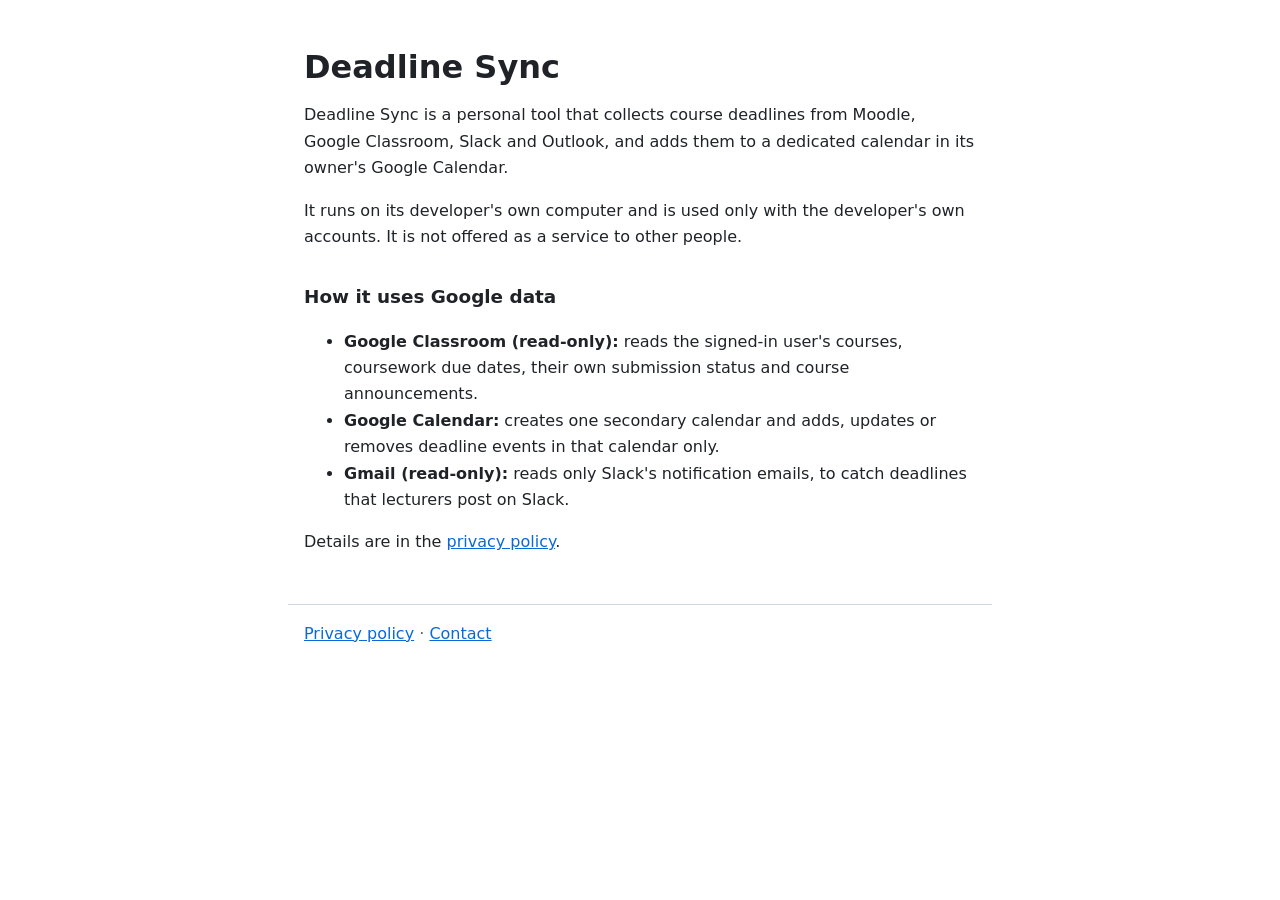
<file: index.html>
<!doctype html>
<html lang="en">
<head>
  <meta charset="utf-8">
  <meta name="viewport" content="width=device-width, initial-scale=1">
  <title>Deadline Sync</title>
  <meta name="description" content="Personal tool that collects course deadlines into its owner's Google Calendar.">
  <link rel="stylesheet" href="style.css">
</head>
<body>
  <main>
    <h1>Deadline Sync</h1>
    <p>
      Deadline Sync is a personal tool that collects course deadlines from Moodle,
      Google Classroom, Slack and Outlook, and adds them to a dedicated calendar in
      its owner's Google Calendar.
    </p>
    <p>
      It runs on its developer's own computer and is used only with the developer's
      own accounts. It is not offered as a service to other people.
    </p>

    <h2>How it uses Google data</h2>
    <ul>
      <li>
        <strong>Google Classroom (read-only):</strong> reads the signed-in user's courses,
        coursework due dates, their own submission status and course announcements.
      </li>
      <li>
        <strong>Google Calendar:</strong> creates one secondary calendar and adds, updates
        or removes deadline events in that calendar only.
      </li>
      <li>
        <strong>Gmail (read-only):</strong> reads only Slack's notification emails, to catch
        deadlines that lecturers post on Slack.
      </li>
    </ul>

    <p>Details are in the <a href="privacy.html">privacy policy</a>.</p>
  </main>
  <footer>
    <a href="privacy.html">Privacy policy</a> ·
    <a href="https://github.com/ThienAn1307/deadline-sync-pages/issues">Contact</a>
  </footer>
</body>
</html>
</file>
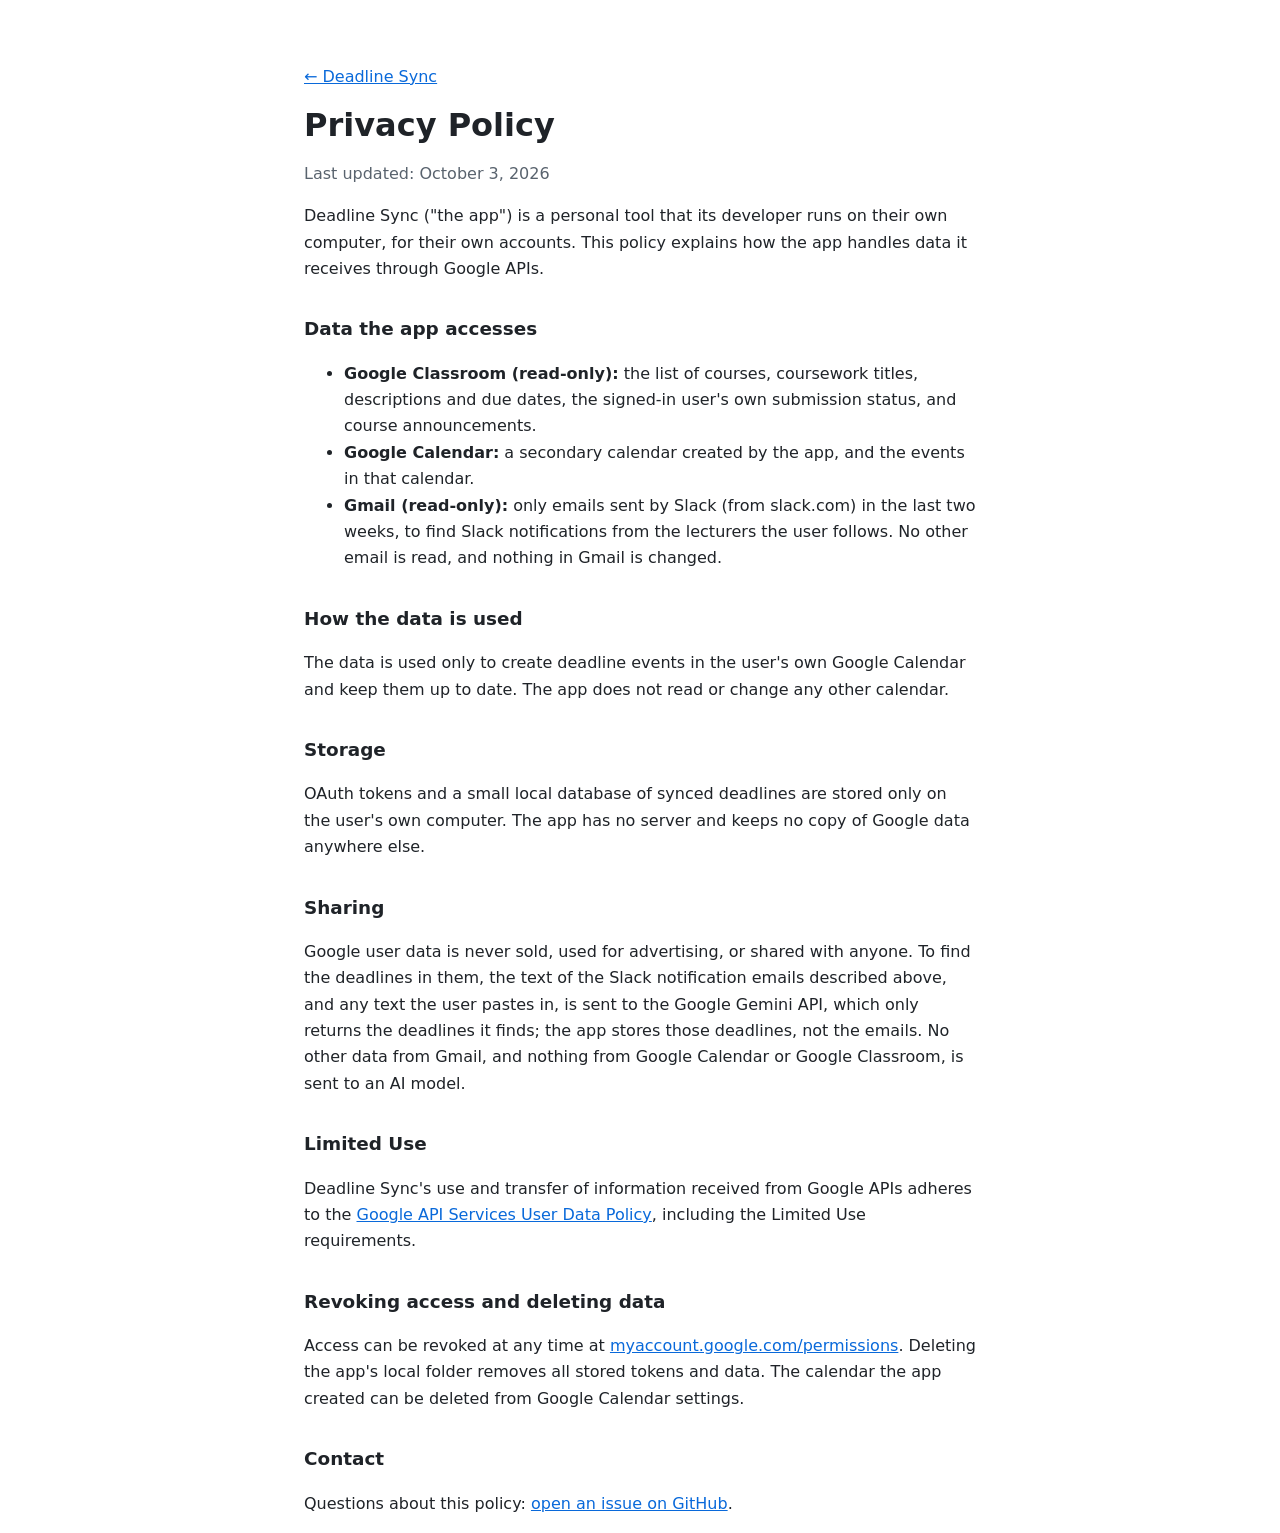
<file: privacy.html>
<!doctype html>
<html lang="en">
<head>
  <meta charset="utf-8">
  <meta name="viewport" content="width=device-width, initial-scale=1">
  <title>Privacy Policy · Deadline Sync</title>
  <link rel="stylesheet" href="style.css">
</head>
<body>
  <main>
    <p><a href="./">← Deadline Sync</a></p>
    <h1>Privacy Policy</h1>
    <p class="muted">Last updated: October 3, 2026</p>

    <p>
      Deadline Sync ("the app") is a personal tool that its developer runs on their own
      computer, for their own accounts. This policy explains how the app handles data
      it receives through Google APIs.
    </p>

    <h2>Data the app accesses</h2>
    <ul>
      <li>
        <strong>Google Classroom (read-only):</strong> the list of courses, coursework titles,
        descriptions and due dates, the signed-in user's own submission status, and course
        announcements.
      </li>
      <li>
        <strong>Google Calendar:</strong> a secondary calendar created by the app, and the
        events in that calendar.
      </li>
      <li>
        <strong>Gmail (read-only):</strong> only emails sent by Slack (from slack.com) in the
        last two weeks, to find Slack notifications from the lecturers the user follows. No
        other email is read, and nothing in Gmail is changed.
      </li>
    </ul>

    <h2>How the data is used</h2>
    <p>
      The data is used only to create deadline events in the user's own Google Calendar
      and keep them up to date. The app does not read or change any other calendar.
    </p>

    <h2>Storage</h2>
    <p>
      OAuth tokens and a small local database of synced deadlines are stored only on the
      user's own computer. The app has no server and keeps no copy of Google data anywhere
      else.
    </p>

    <h2>Sharing</h2>
    <p>
      Google user data is never sold, used for advertising, or shared with anyone. To find the
      deadlines in them, the text of the Slack notification emails described above, and any
      text the user pastes in, is sent to the Google Gemini API, which only returns the
      deadlines it finds; the app stores those deadlines, not the emails. No other data from
      Gmail, and nothing from Google Calendar or Google Classroom, is sent to an AI model.
    </p>

    <h2>Limited Use</h2>
    <p>
      Deadline Sync's use and transfer of information received from Google APIs adheres to
      the <a href="https://developers.google.com/terms/api-services-user-data-policy">Google
      API Services User Data Policy</a>, including the Limited Use requirements.
    </p>

    <h2>Revoking access and deleting data</h2>
    <p>
      Access can be revoked at any time at
      <a href="https://myaccount.google.com/permissions">myaccount.google.com/permissions</a>.
      Deleting the app's local folder removes all stored tokens and data. The calendar the
      app created can be deleted from Google Calendar settings.
    </p>

    <h2>Contact</h2>
    <p>
      Questions about this policy:
      <a href="https://github.com/ThienAn1307/deadline-sync-pages/issues">open an issue on GitHub</a>.
    </p>
  </main>
</body>
</html>
</file>
<file: style.css>
:root {
  --bg: #ffffff;
  --fg: #1f2328;
  --muted: #59636e;
  --link: #0969da;
  --rule: #d1d9e0;
}

@media (prefers-color-scheme: dark) {
  :root {
    --bg: #0d1117;
    --fg: #e6edf3;
    --muted: #9198a1;
    --link: #4493f8;
    --rule: #3d444d;
  }
}

body {
  margin: 0;
  background: var(--bg);
  color: var(--fg);
  font: 16px/1.65 system-ui, -apple-system, "Segoe UI", Roboto, sans-serif;
}

main, footer {
  max-width: 42rem;
  margin: 0 auto;
  padding: 0 16px;
}

main { padding-top: 3rem; }

h1 { font-size: 2rem; line-height: 1.2; margin: 0 0 1rem; }
h2 { font-size: 1.15rem; margin: 2rem 0 0.5rem; }

a { color: var(--link); }

.muted { color: var(--muted); }

footer {
  margin-top: 3rem;
  padding-top: 1rem;
  padding-bottom: 2rem;
  border-top: 1px solid var(--rule);
  color: var(--muted);
}
</file>
